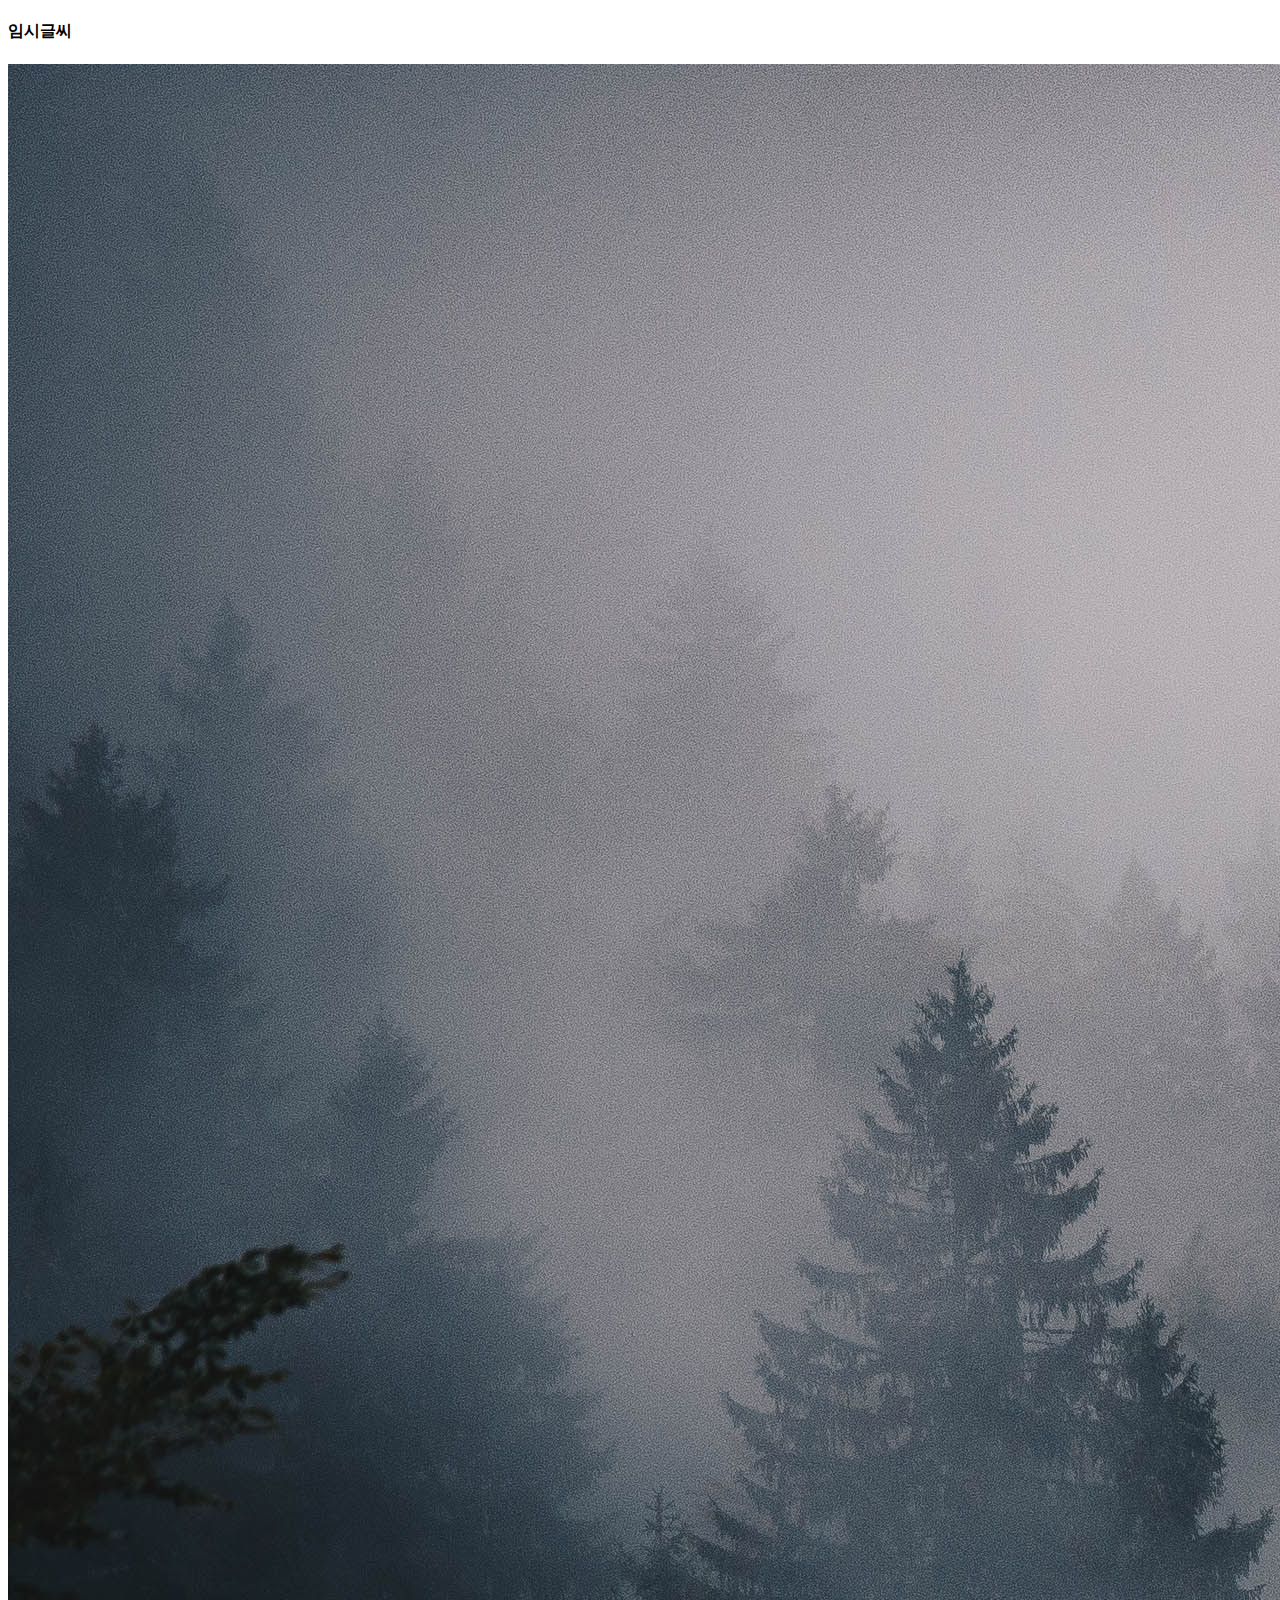
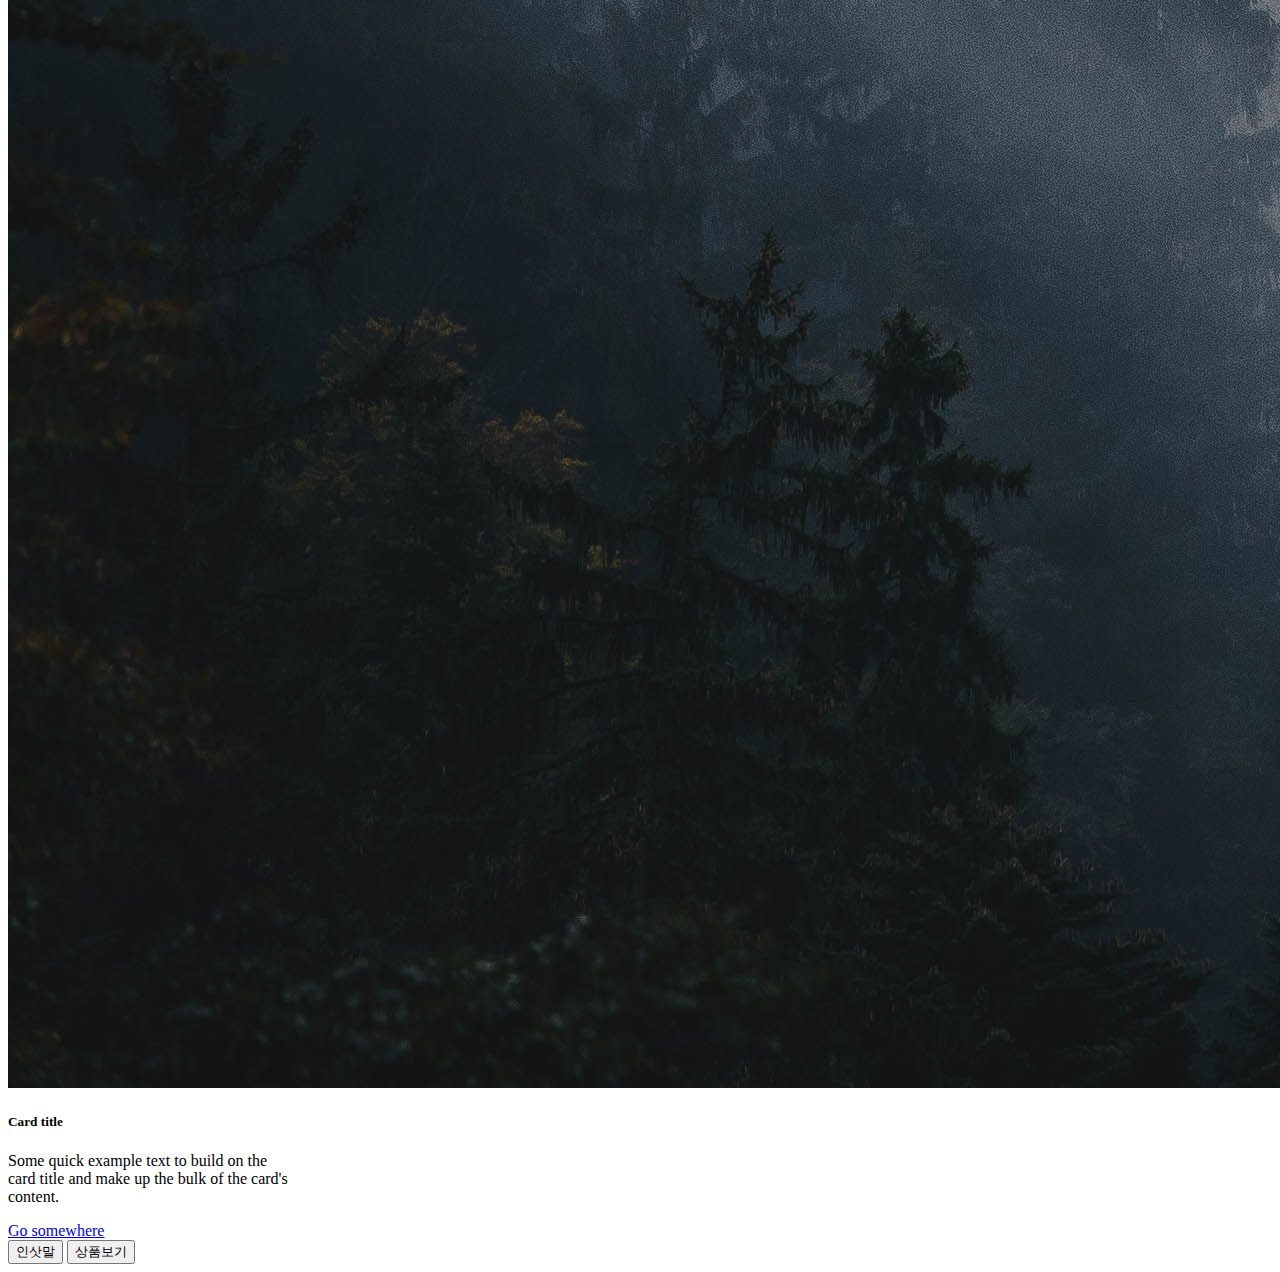
<file: Ajax.html>
<!DOCTYPE html>
<html lang="en">
  <head>
    <meta charset="UTF-8" />
    <meta http-equiv="X-UA-Compatible" content="IE=edge" />
    <meta name="viewport" content="width=device-width, initial-scale=1.0" />
    <script
      src="https://code.jquery.com/jquery-3.6.0.min.js"
      integrity="sha256-/xUj+3OJU5yExlq6GSYGSHk7tPXikynS7ogEvDej/m4="
      crossorigin="anonymous"
    ></script>
    <title>Document</title>
  </head>
  <body>
    <h4 id="hello">임시글씨</h4>

    <div class="card" style="width: 18rem">
      <img src="image/1 (1).jpg" class="card-img-top" alt="..." />
      <div class="card-body">
        <h5 class="card-title">Card title</h5>
        <p class="card-text">
          Some quick example text to build on the card title and make up the
          bulk of the card's content.
        </p>
        <a href="#" class="btn btn-primary">Go somewhere</a>
      </div>
    </div>
    <button class="btn btn-danger hi">인삿말</button>
    <button class="btn btn-danger contents">상품보기</button>
    <script src="js/Ajax.js"></script>
    <link
      rel="stylesheet"
      href="https://cdn.jsdelivr.net/npm/bootstrap@4.6.1/dist/css/bootstrap.min.css"
      integrity="sha384-zCbKRCUGaJDkqS1kPbPd7TveP5iyJE0EjAuZQTgFLD2ylzuqKfdKlfG/eSrtxUkn"
      crossorigin="anonymous"
    />
  </body>
</html>
</file>
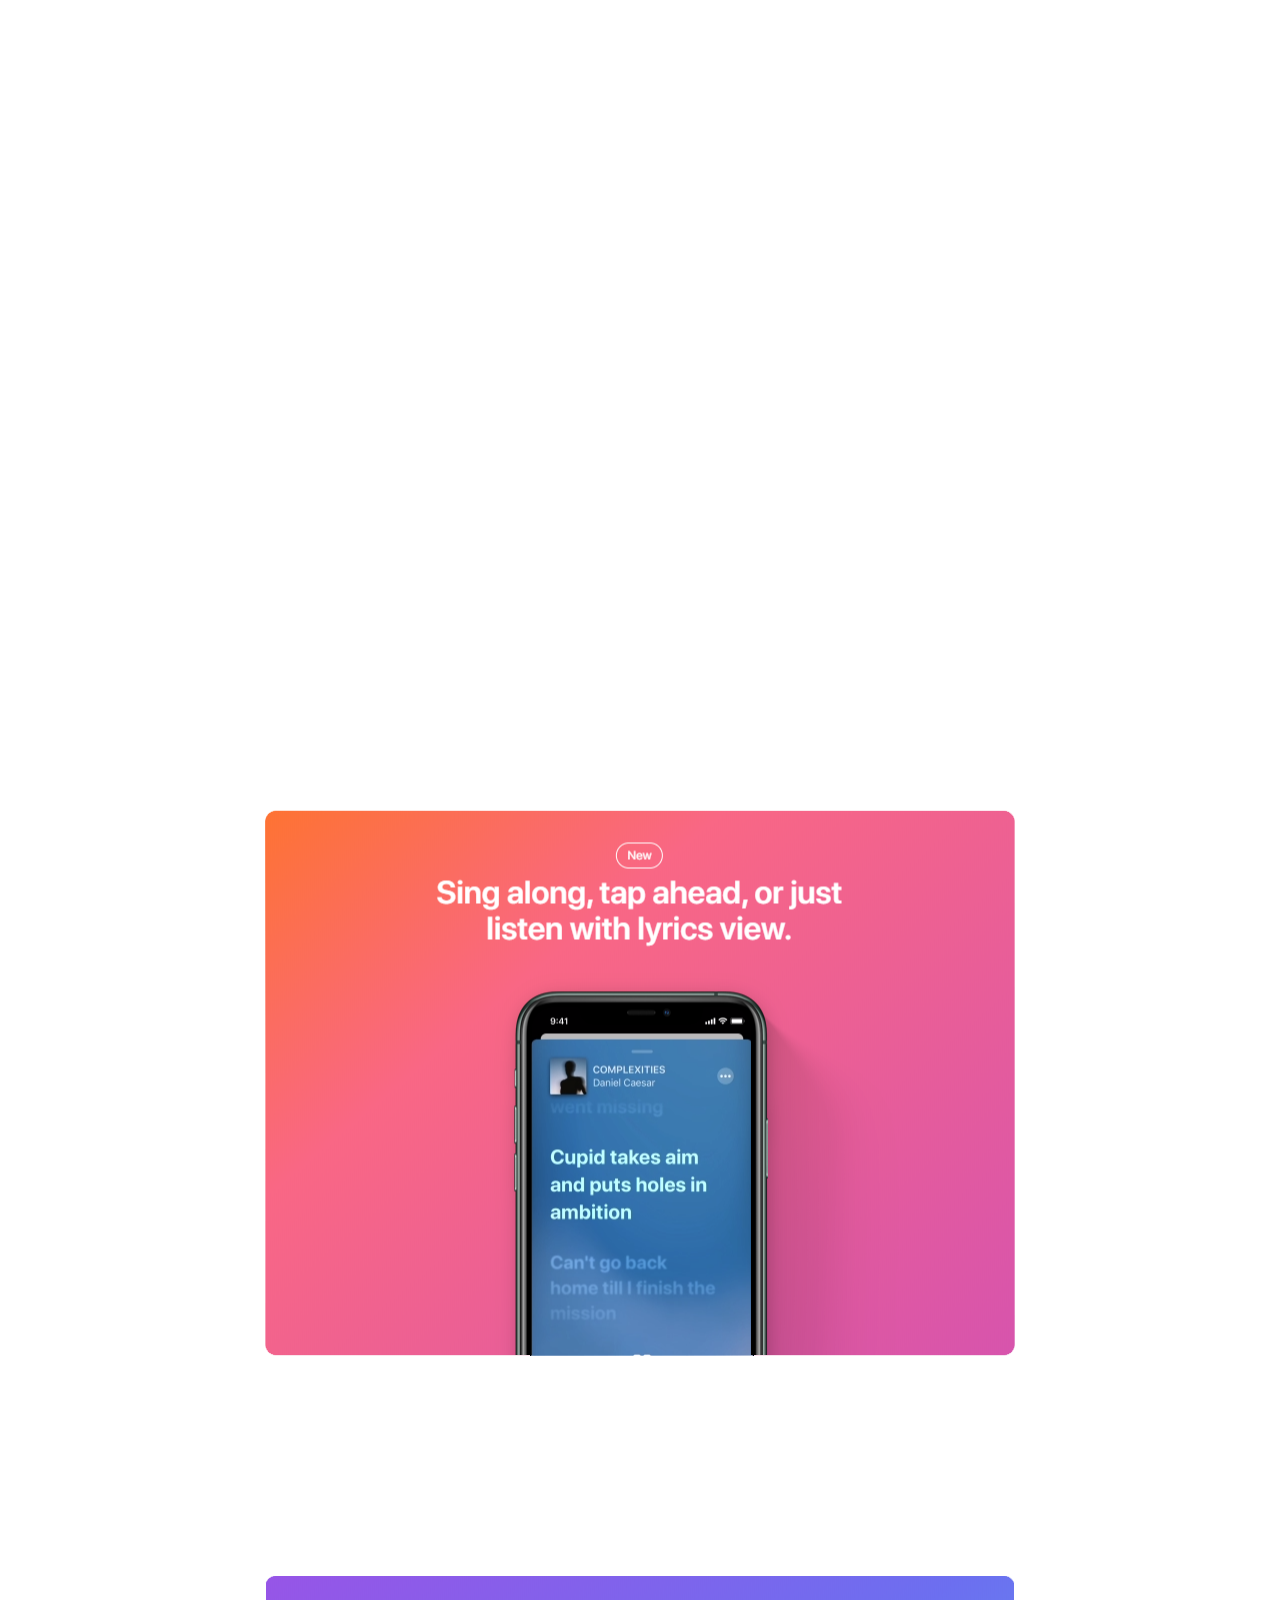
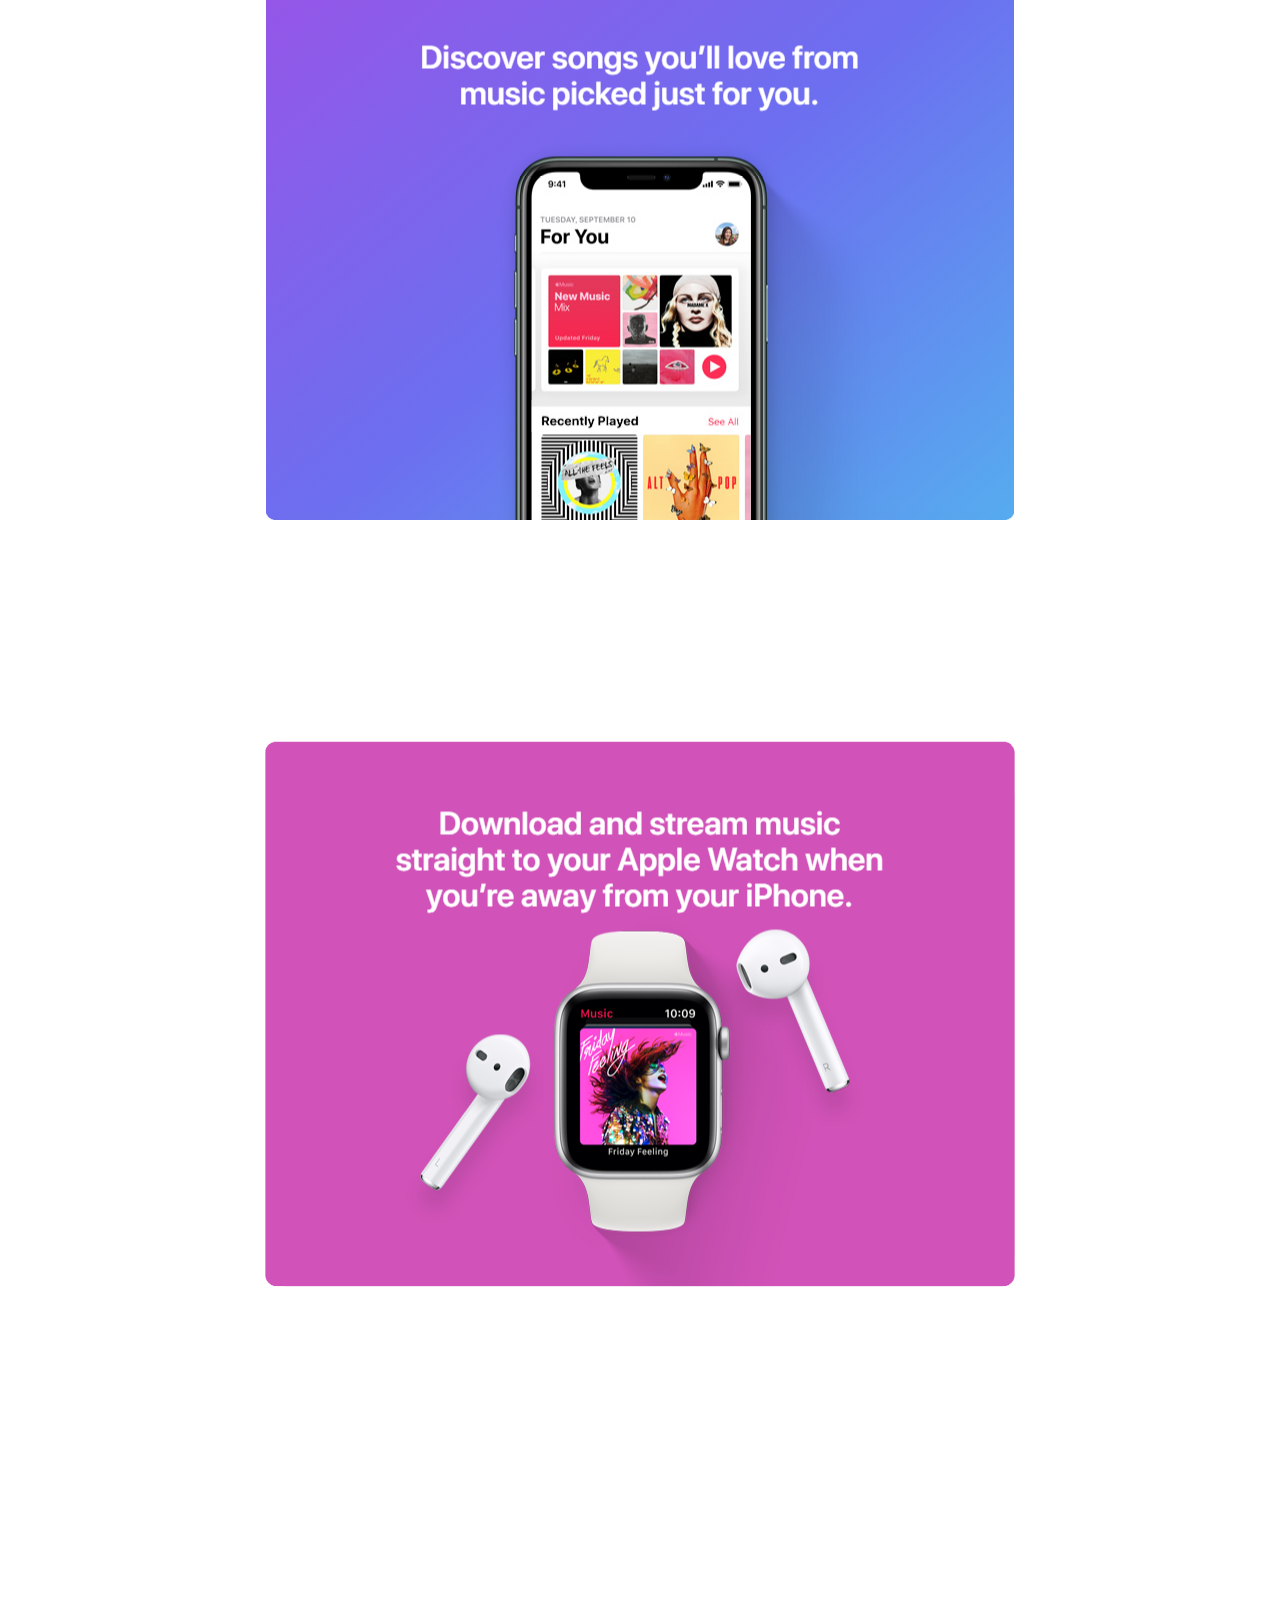
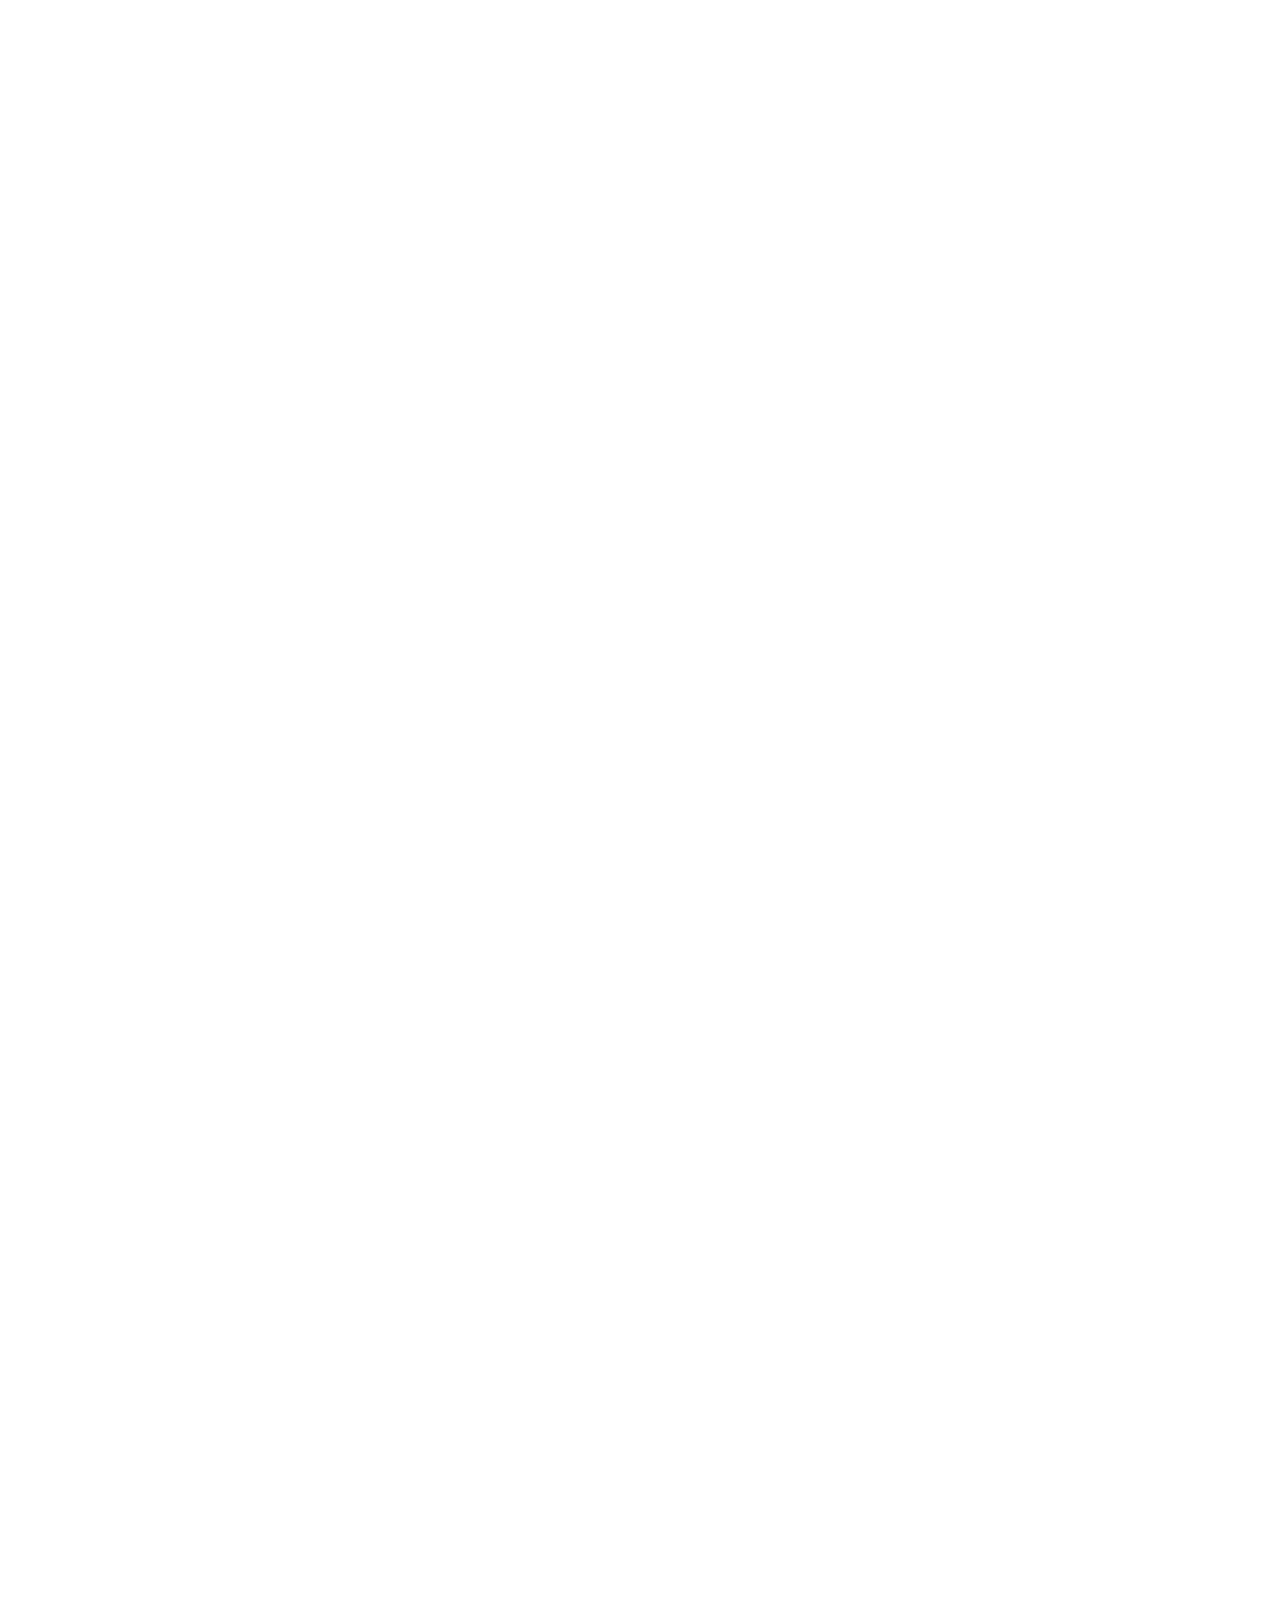
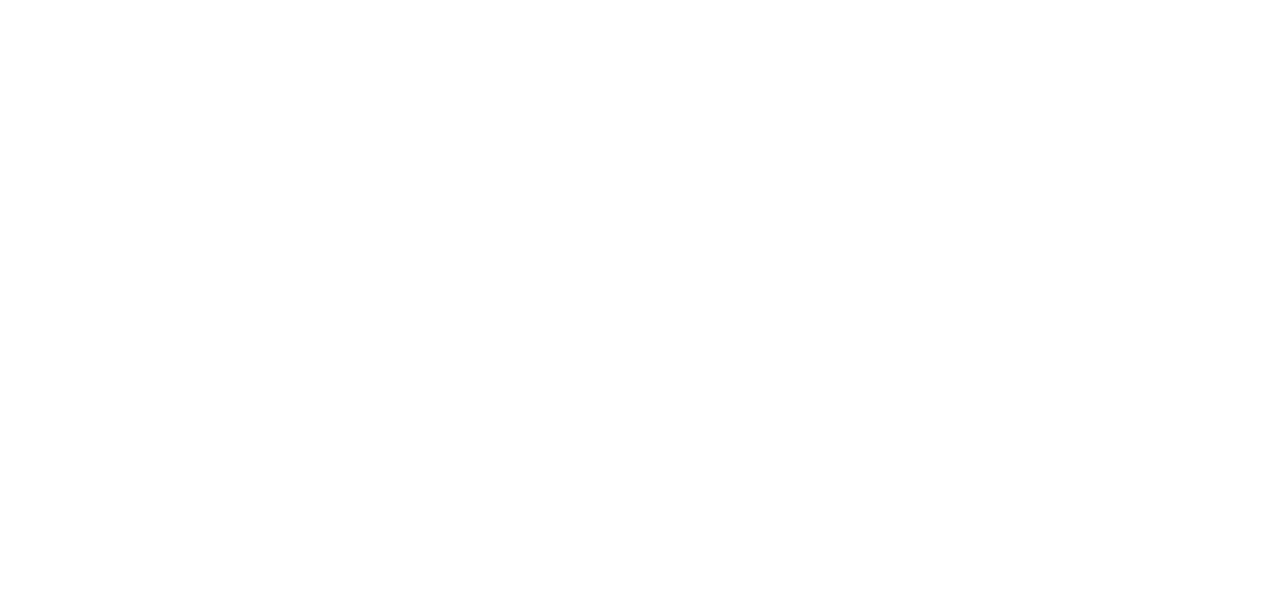
<file: appleMusicUI.html>
<!DOCTYPE html>
<html lang="en">
  <head>
    <meta charset="UTF-8" />
    <meta http-equiv="X-UA-Compatible" content="IE=edge" />
    <meta name="viewport" content="width=device-width, initial-scale=1.0" />
    <link rel="stylesheet" href="css/appleMusicUI.css" />
    <title>Document</title>
  </head>
  <body>
    <div class="card-background">
      <div class="card-box">
        <img src="image/card1.png" />
      </div>
      <div class="card-box">
        <img src="image/card2.png" />
      </div>
      <div class="card-box">
        <img src="image/card3.png" />
      </div>
    </div>
    <script
      src="https://code.jquery.com/jquery-3.6.0.min.js"
      integrity="sha256-/xUj+3OJU5yExlq6GSYGSHk7tPXikynS7ogEvDej/m4="
      crossorigin="anonymous"
    ></script>
    <script src="js/appleMusicUI.js"></script>
  </body>
</html>
</file>
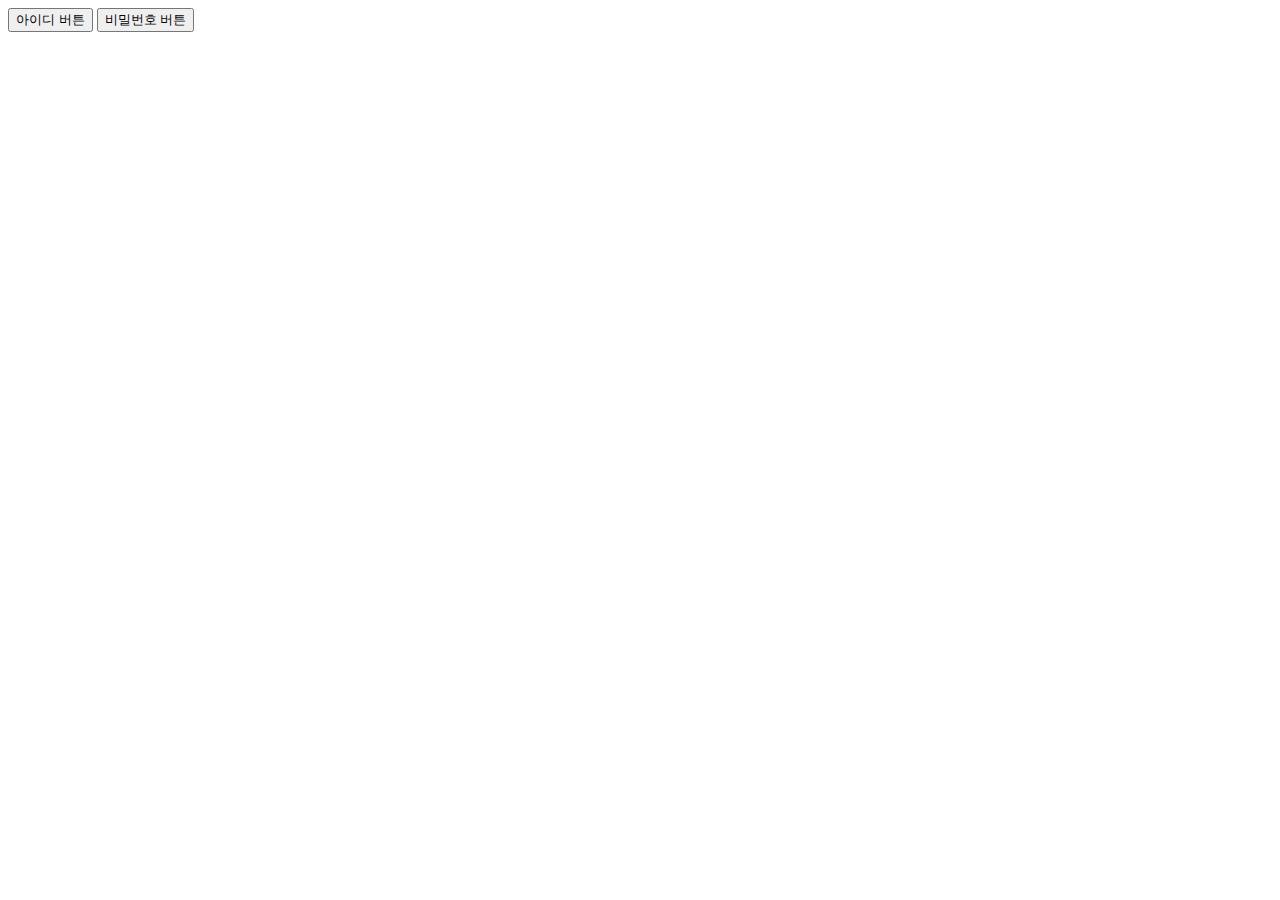
<file: basic.html>
<!DOCTYPE html>
<html lang="en">
  <head>
    <meta charset="UTF-8" />
    <meta http-equiv="X-UA-Compatible" content="IE=edge" />
    <meta name="viewport" content="width=device-width, initial-scale=1.0" />
    <link rel="stylesheet" href="css/main.css" />
    <title>Document</title>
  </head>
  <body>
    <div class="alert-box" id="id">
      <p id="text">아이디를 입력안하셨어요.</p>
      <button id="close">X</button>
    </div>
    <button onclick="aleartControlChange('아이디를 입력해요.')">
      아이디 버튼
    </button>
    <button onclick="aleartControlChange('비밀번호를 입력해요.')">
      비밀번호 버튼
    </button>

    <script>
      document.getElementById("close").addEventListener("click", function () {
        document.getElementById("id").style.display = "none";
      });

      function aleartControlChange(text) {
        document.getElementById("text").innerHTML = text;
        document.getElementById("id").style.display = "block";
      }
    </script>
    <script>
      // 출석부 문제
      const 출석부 = ["흥민", "영희", "철수", "재석", "철수"];
      function 이름찾기(name) {
        for (let i = 0; i <= 출석부.length; i++) {
          if (출석부[i] == name) {
            console.log(name + "있어요.");
            return;
          }
        }
      }
      이름찾기("철수");

      // 구구단 문제
      for (j = 2; j <= 9; j++) {
        for (i = 2; i <= 9; i++) {
          console.log(j * i);
        }
      }

      // 영업실적 계산 문제
      const 월별판매실적목록 = [12, 13, 14, 15, 2];
      const 월목표판매량 = 30;

      function 목표량계산기(월별판매실적목록, 월목표판매량) {
        for (i = 0; i <= 월별판매실적목록.length; i++) {
          let 월판매총합 = 월별판매실적목록[i] + 월판매총합;
          console.log(월판매총합);
        }
        let 월평균판매량 = 월별판매실적목록.length / 월판매총합;
        console.log(월목표판매량 - 월평균판매량);
      }
      목표량계산기();
    </script>
  </body>
</html>
</file>
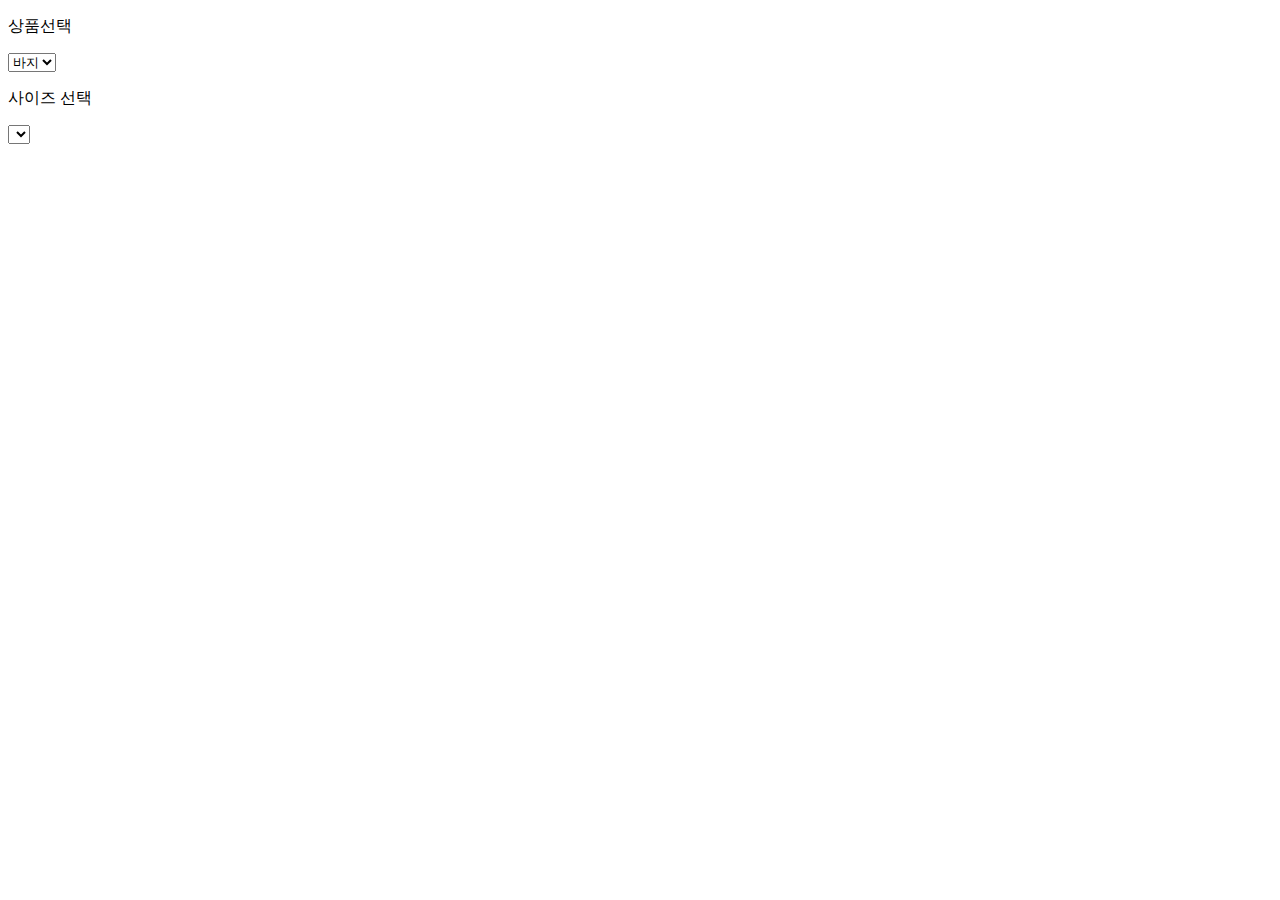
<file: form2.html>
<!DOCTYPE html>
<html lang="en">
  <head>
    <!-- Required meta tags -->
    <meta charset="utf-8" />
    <meta
      name="viewport"
      content="width=device-width, initial-scale=1, shrink-to-fit=no"
    />

    <!-- Bootstrap CSS -->
    <link rel="stylesheet" href="css/form2.css" />
    <link
      rel="stylesheet"
      href="https://cdn.jsdelivr.net/npm/bootstrap@4.6.1/dist/css/bootstrap.min.css"
      integrity="sha384-zCbKRCUGaJDkqS1kPbPd7TveP5iyJE0EjAuZQTgFLD2ylzuqKfdKlfG/eSrtxUkn"
      crossorigin="anonymous"
    />
    <script
      src="https://code.jquery.com/jquery-3.6.0.min.js"
      integrity="sha256-/xUj+3OJU5yExlq6GSYGSHk7tPXikynS7ogEvDej/m4="
      crossorigin="anonymous"
    ></script>
    <link rel="stylesheet" href="css/index.css" />
    <title>Hello, Kyung Baa!</title>
  </head>
  <body>
    <form class="container my-5">
      <div class="form-group">
        <p>상품선택</p>
        <select class="form-control" id="option1">
          <option>바지</option>
          <option>셔츠</option>
        </select>
        <div class="size-select">
          <p class="mt-4">사이즈 선택</p>
          <select class="form-control" id="option2"></select>
        </div>
      </div>
    </form>
    <script>
      // 어... 저기 select인풋에서 셔츠를 선택하면 그 밑의 사이즈 선택 ui를 보여줌
      // input의 change : 인풋창의 값이 바뀔 때 발동 .(값을 바꾸고 커서로 다른곳을 찍어야함.)
      // input의 input : 값이 바뀔때마다 글자가 하나씩 변할때마다 발동되는 이벤트
      // select의 change : 어떤요소가 바껴서 선택되면 발동되늰 이벤트 (select는 포커스랑 상관없음)
      /*
            $("#option1").on("change", function () {
              //만약에 사용자가 선택한 값이 셔츠인 경우 보여주자
              if ($("#option1").val() == "셔츠") {
                $(".size-select").css("display", "block");
              } else if ($("#option1").val() == "모자") {
                $(".size-select").css("display", "none");
              }
            });
      */

      /*
            // 자바스크립트 제이쿼리로 html option 만들기
            $("#option1").on("change", function () {
              if ($("#option1").val() == "셔츠") {
                // $("#option2")안에 HTML좀 지워줘.... 안지우면 셔츠랑 바지 사이즈 계속 쌓임
                $("#option2").html("");
                $(".size-select").css("display", "block");
                //  템플릿을 만들고 append(); > 특정 HTML을 안에 넣어주세요.
                const 템플릿 =
                  // 역따옴표` (~위 `표) : 비상용시 각 html간에 공백이 없어야함 사용 시 공백 및 엔터 허용
                  `<option>95</option>
                  <option>100</option>
                  <option>105</option>`;
                $("#option2").append(템플릿);
              } else if ($("#option1").val() == "바지") {
                $("#option2").html("");
                $(".size-select").css("display", "block");
                const 템플릿 = `<option>28</option>
                <option>29</option>
                <option>30</option>
                <option>31</option>`;
                $("#option2").append(템플릿);
              }
            });
            */

      /*
            먄약에 셔츠나 바지사이즈가 열개가 넘는다면 어떻게 할까?
           */
      const 바지사이즈 = [26, 28, 30, 32, 34, 36];
      const 셔츠사이즈 = [95, 100, 105, 110];
      $("#option1").on("change", function () {
        if ($("#option1").val() == "바지") {
          $("#option2").html("");
          for (let i = 0; i < 바지사이즈.length; i++) {
            const 템플릿 = `<option>${바지사이즈[i]}</option>`;
            $("#option2").append(템플릿);
          }
        } else if ($("#option1").val() == "셔츠") {
          $("#option2").html("");
          셔츠사이즈.forEach(function (i) {
            // i값은 셔츠 사이즈 안에 있는 하나하나의 데이터
            // 바지 사이즈에 있는 i는 0,1,2,3,4,5, 셔츠사이즈는 95, 100, 105, 110
            const 템플릿 = `<option>${i}</option>`;
            $("#option2").append(템플릿);

            //.append 컨텐츠를 선택된 요소 내부의 맨 끝 삽입
            //.prepend 콘텐츠를 선택한 요소 내부의 시작 삽입
            //.aftere 선택한 요소뒤에 컨텐츠 삽입
            //.before 선택된 요소 앞에 컨텐츠 삽입
          });
        }
      });
    </script>
  </body>
</html>
</file>
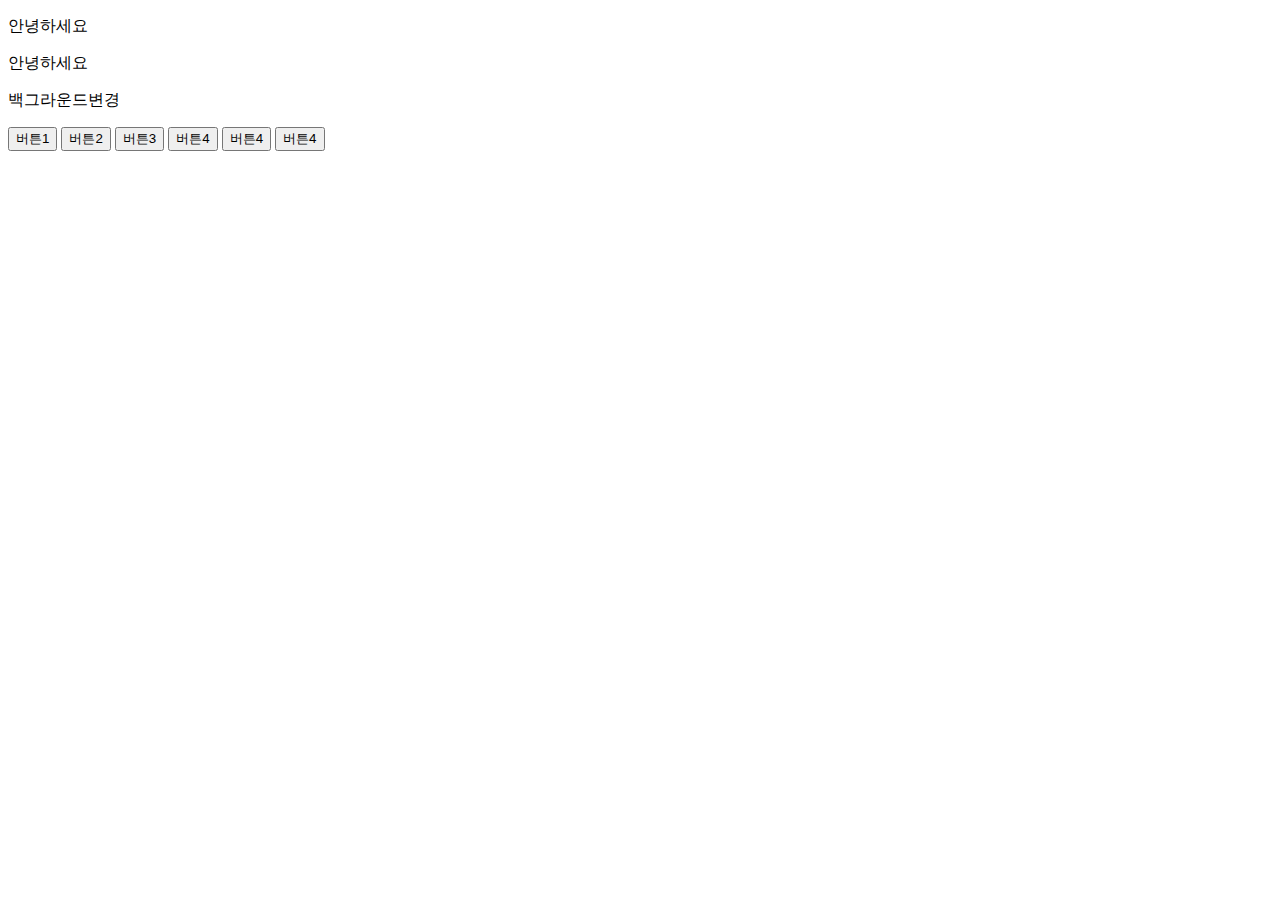
<file: jquery-basic.html>
<!DOCTYPE html>
<html lang="en">
  <head>
    <meta charset="UTF-8" />
    <meta http-equiv="X-UA-Compatible" content="IE=edge" />
    <meta name="viewport" content="width=device-width, initial-scale=1.0" />
    <link rel="styleseet" href="css/main.css" />
    <title>Document</title>
  </head>
  <body>
    <p class="greeting">안녕하세요</p>
    <p class="greeting">안녕하세요</p>
    <p class="greeting">안녕하세요</p>

    <button class="btn">버튼1</button>
    <button class="btn">버튼2</button>
    <button class="btn">버튼3</button>

    <button class="btn2">버튼4</button>
    <button class="btn3">버튼4</button>
    <button class="btn4">버튼4</button>
    <script
      src="https://code.jquery.com/jquery-3.6.0.min.js"
      integrity="sha256-/xUj+3OJU5yExlq6GSYGSHk7tPXikynS7ogEvDej/m4="
      crossorigin="anonymous"
    ></script>
    <script>
      //document.getElementById("test").innerHTML = "흑흑";
      //$("#test").css("color", "red");
      // $("#test").html("아아안녕");
      // $("#test").attr("src", "ddsdf.jpg");
      // $("#test2").addClass("yellow-bg");

      $(".greeting").addClass("yellow-bg");

      document.getElementsByClassName("greeting")[0].innerHTML = "안녕";
      document.getElementsByClassName("greeting")[1].innerHTML = "안녕";
      document.getElementsByClassName("greeting")[2].innerHTML = "안녕";

      $(".greeting").html("안녕하세요");
      $(".greeting").eq(2).html("백그라운드변경");

      document
        .getElementsByClassName("btn")[0]
        .addEventListener("click", function () {
          document.getElementsByClassName("greeting")[0].innerHTML =
            "헷깔린다.";
        });

      $(".btn").on("click", function () {
        $(".greeting").css("color", "red");
      });

      document
        .getElementsByClassName("btn2")[0]
        .addEventListener("click", function () {
          document.getElementsByClassName("greeting")[1].style.display = "none";
        });

      $(".btn3").on("click", function () {
        $(".greeting").toggle();
      });

      $(".btn4").on("click", function () {
        $(".greeting").slideToggle();
      });
    </script>
  </body>
</html>
</file>
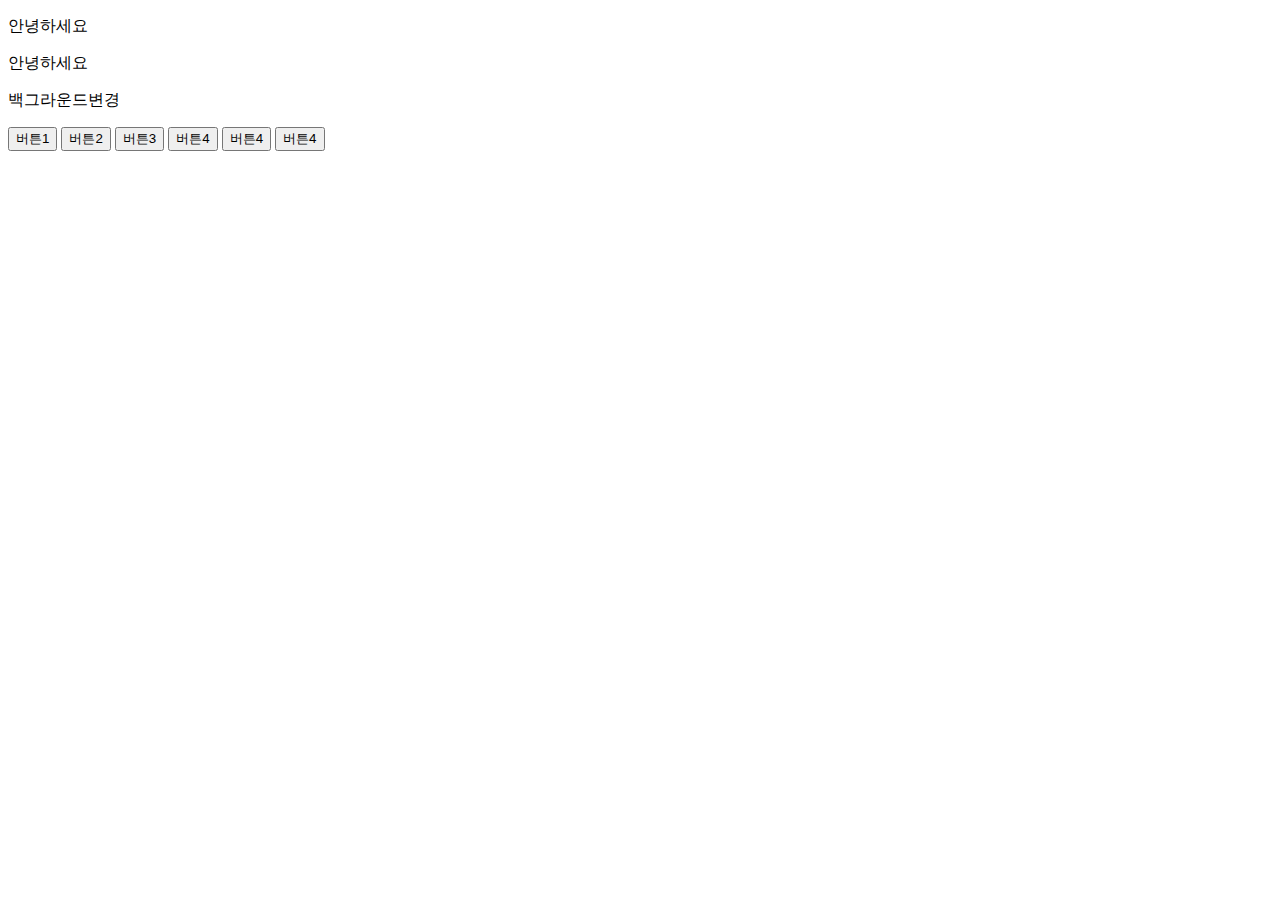
<file: jquery.html>
<!DOCTYPE html>
<html lang="en">
  <head>
    <meta charset="UTF-8" />
    <meta http-equiv="X-UA-Compatible" content="IE=edge" />
    <meta name="viewport" content="width=device-width, initial-scale=1.0" />
    <link rel="styleseet" href="main.css" />
    <title>Document</title>
  </head>
  <body>
    <p class="greeting">안녕하세요</p>
    <p class="greeting">안녕하세요</p>
    <p class="greeting">안녕하세요</p>

    <button class="btn">버튼1</button>
    <button class="btn">버튼2</button>
    <button class="btn">버튼3</button>

    <button class="btn2">버튼4</button>
    <button class="btn3">버튼4</button>
    <button class="btn4">버튼4</button>
    <script
      src="https://code.jquery.com/jquery-3.6.0.min.js"
      integrity="sha256-/xUj+3OJU5yExlq6GSYGSHk7tPXikynS7ogEvDej/m4="
      crossorigin="anonymous"
    ></script>
    <script>
      //document.getElementById("test").innerHTML = "흑흑";
      //$("#test").css("color", "red");
      // $("#test").html("아아안녕");
      // $("#test").attr("src", "ddsdf.jpg");
      // $("#test2").addClass("yellow-bg");

      $(".greeting").addClass("yellow-bg");

      document.getElementsByClassName("greeting")[0].innerHTML = "안녕";
      document.getElementsByClassName("greeting")[1].innerHTML = "안녕";
      document.getElementsByClassName("greeting")[2].innerHTML = "안녕";

      $(".greeting").html("안녕하세요");
      $(".greeting").eq(2).html("백그라운드변경");

      document
        .getElementsByClassName("btn")[0]
        .addEventListener("click", function () {
          document.getElementsByClassName("greeting")[0].innerHTML =
            "헷깔린다.";
        });

      $(".btn").on("click", function () {
        $(".greeting").css("color", "red");
      });

      document
        .getElementsByClassName("btn2")[0]
        .addEventListener("click", function () {
          document.getElementsByClassName("greeting")[1].style.display = "none";
        });

      $(".btn3").on("click", function () {
        $(".greeting").toggle();
      });

      $(".btn4").on("click", function () {
        $(".greeting").slideToggle();
      });
    </script>
  </body>
</html>
</file>
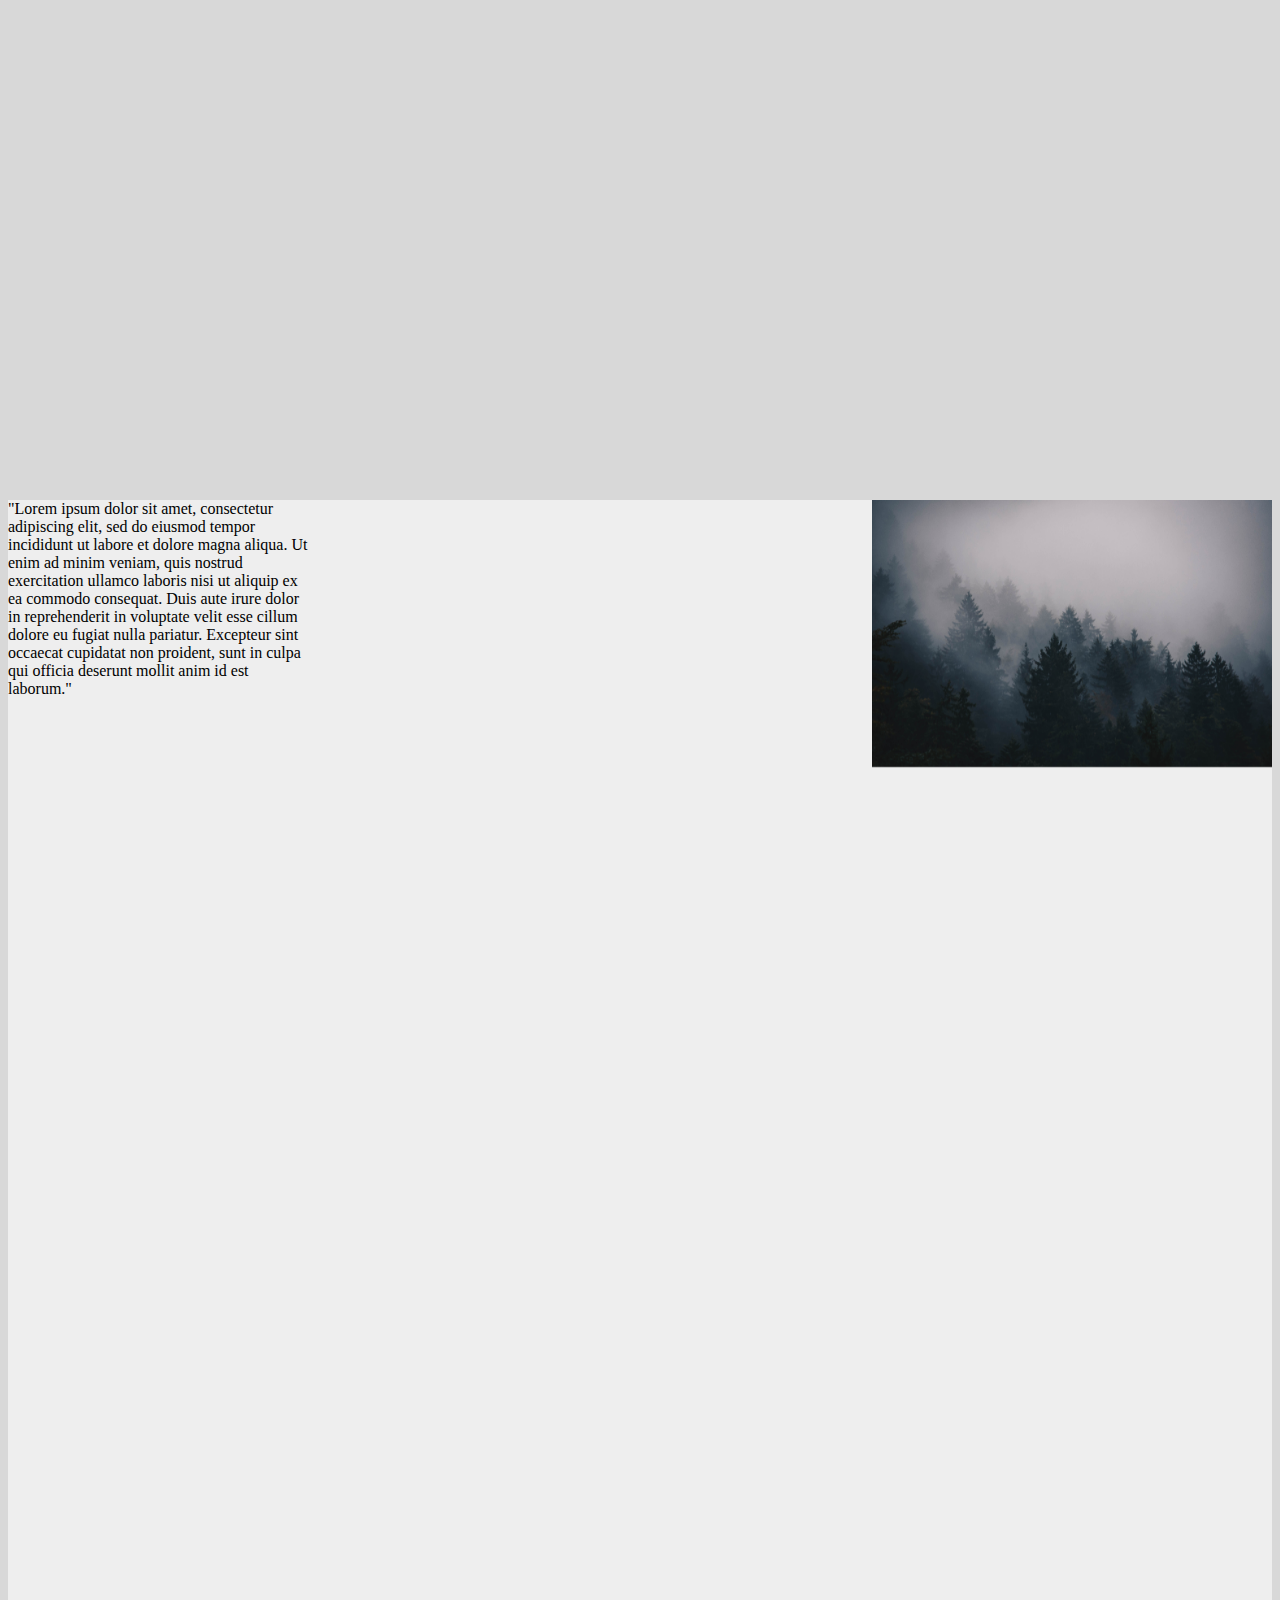
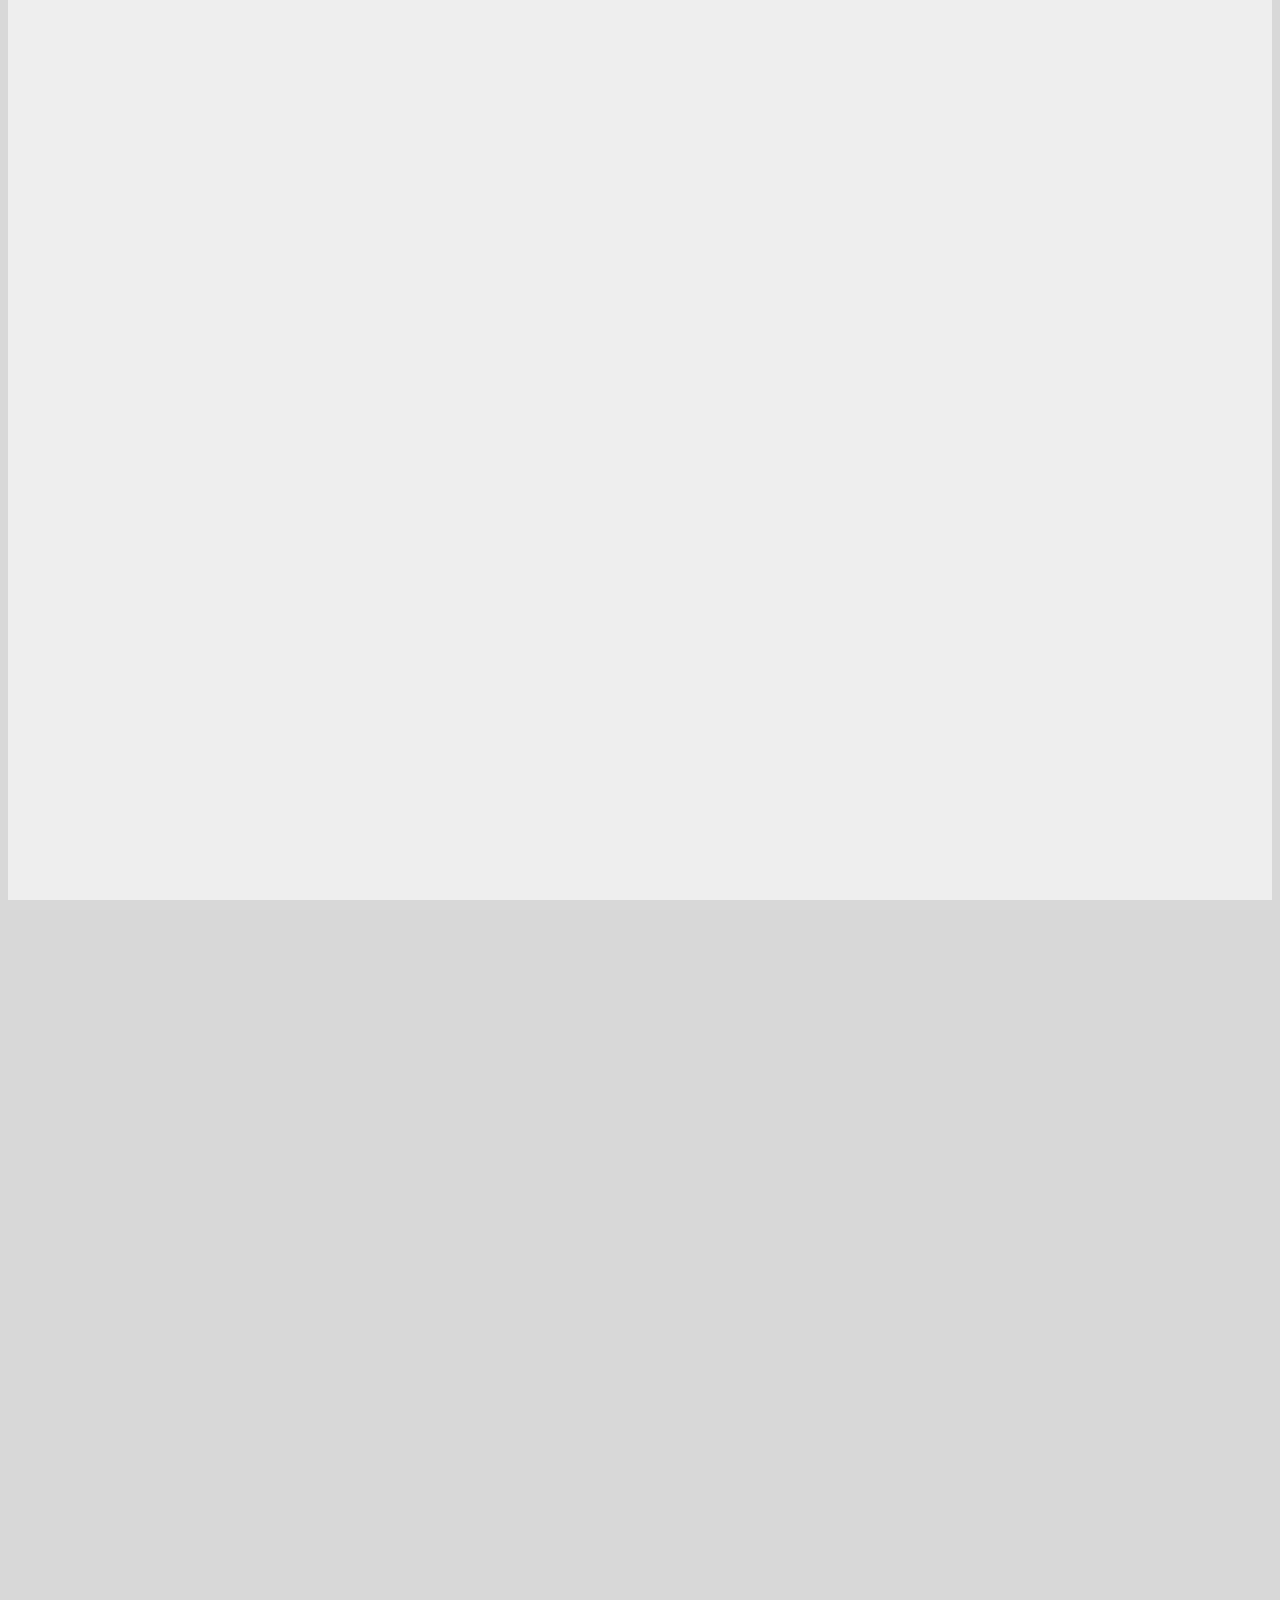
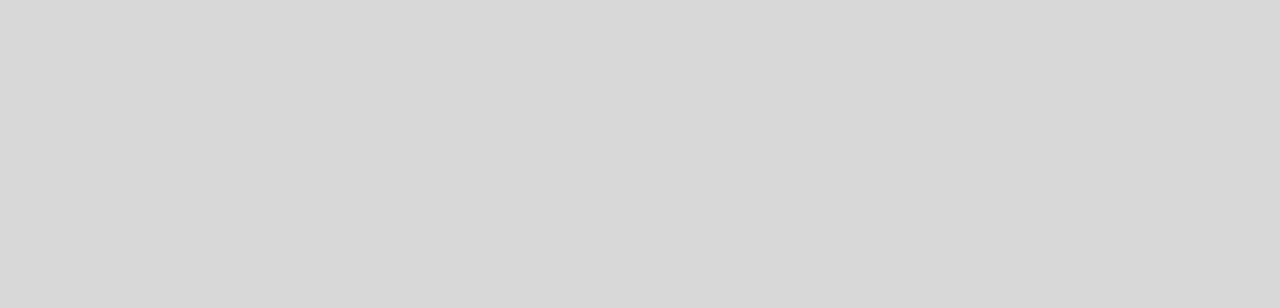
<file: position_sticky.html>
<!DOCTYPE html>
<html lang="en">
  <head>
    <meta charset="UTF-8" />
    <meta http-equiv="X-UA-Compatible" content="IE=edge" />
    <meta name="viewport" content="width=device-width, initial-scale=1.0" />
    <title>Document</title>
    <link rel="stylesheet" href="css/position_sticky.css" />
  </head>
  <body style="background-color: rgb(216, 216, 216); height: 3000px">
    <div class="grey">
      <div class="image">
        <img class="img" src="image/1 (1).jpg" alt="숲" />
      </div>
      <div class="text">
        "Lorem ipsum dolor sit amet, consectetur adipiscing elit, sed do eiusmod
        tempor incididunt ut labore et dolore magna aliqua. Ut enim ad minim
        veniam, quis nostrud exercitation ullamco laboris nisi ut aliquip ex ea
        commodo consequat. Duis aute irure dolor in reprehenderit in voluptate
        velit esse cillum dolore eu fugiat nulla pariatur. Excepteur sint
        occaecat cupidatat non proident, sunt in culpa qui officia deserunt
        mollit anim id est laborum."
      </div>
    </div>
  </body>
</html>
</file>
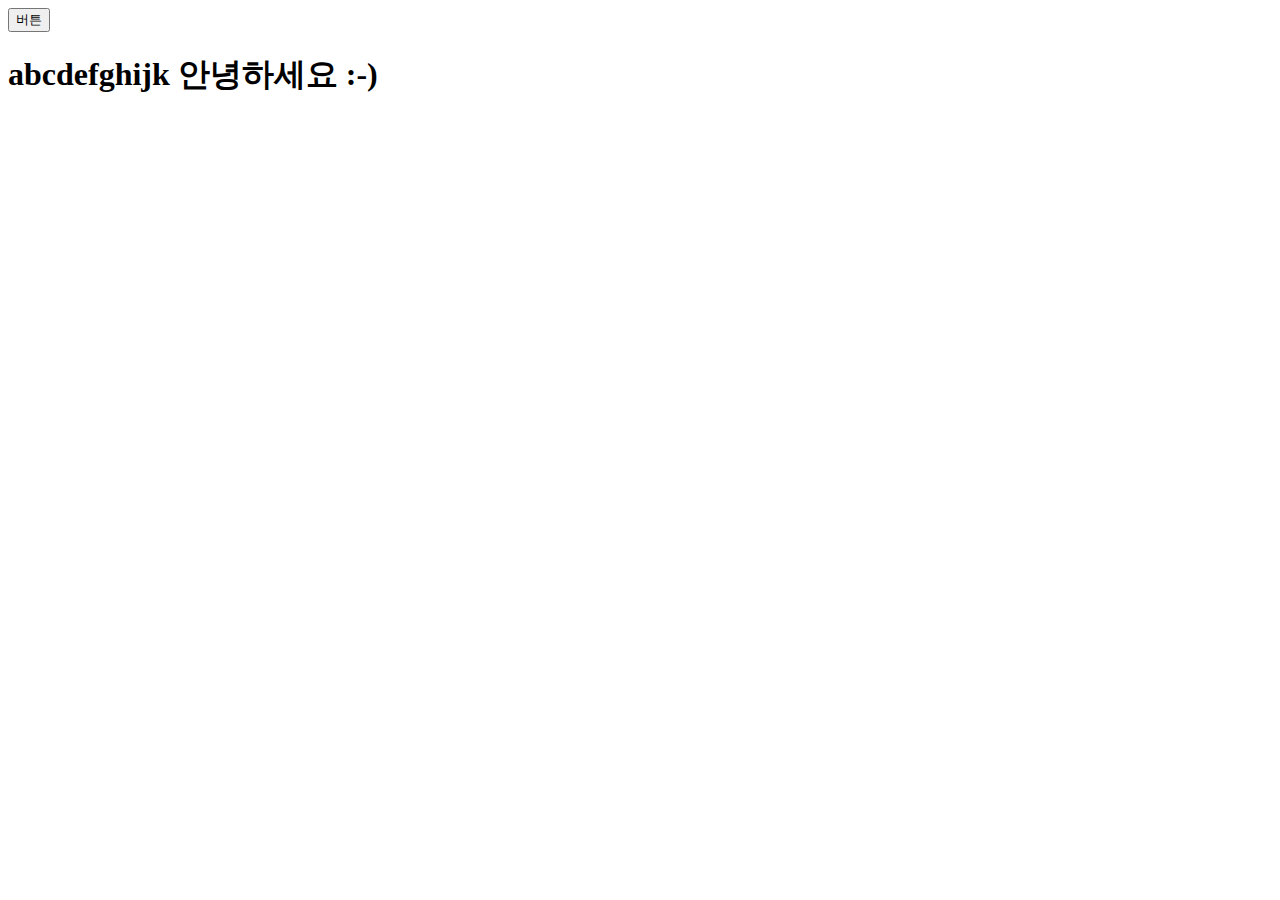
<file: Typewriting .html>
<!DOCTYPE html>
<html lang="en">
  <head>
    <meta charset="UTF-8" />
    <meta http-equiv="X-UA-Compatible" content="IE=edge" />
    <meta name="viewport" content="width=device-width, initial-scale=1.0" />
    <title>Document</title>
  </head>
  <body>
    <div>
      <button>버튼</button>
      <h1>abcdefghijk 안녕하세요 :-)</h1>
    </div>

    <script
      src="https://code.jquery.com/jquery-3.6.0.min.js"
      integrity="sha256-/xUj+3OJU5yExlq6GSYGSHk7tPXikynS7ogEvDej/m4="
      crossorigin="anonymous"
    ></script>
    <script src="js/Typewriting .js"></script>
  </body>
</html>
</file>
<file: css/appleMusicUI.css>
.card-background {
  height: 3000px;
  margin-top: 800px;
  margin-bottom: 1600px;
}
.card-box img {
  display: block;
  margin: auto;
  max-width: 80%;
}
.card-box {
  position: sticky;
  top: 400px;
  margin-top: 200px;
  ransition: all 0.2s;
}
</file>
<file: css/main.css>
.yellow-bg {
  background-color: rosybrown;
}
.alert-box {
  background-color: cornflowerblue;
  color: rgb(22, 32, 32);
  padding: 10px;
  border-radius: 3px;
  display: none;
  margin-bottom: 10px;
}

.alert-box p {
  display: inline;
}
</file>
<file: css/form2.css>
.size-select {
  display: block;
}
</file>
<file: css/index.css>
.main-background {
  background-image: url(../image/1.jpg);
  background-size: cover;
  color: white;
  border-radius: 0px;
}

.black-background {
  background-color: rgba(0, 0, 0, 0.5);
  position: fixed;
  z-index: 5;
  width: 100%;
  height: 100%;
  display: block;
  transition: all 1s ease-in-out;
  transform: translateY(-1200px);
}
.slide-down {
  transform: translateY(0px);
}

.white-background {
  background-color: white;
  border-radius: 5px;
  width: 80%;
  margin: 200px auto;
  padding: 20px;
}

.nav-menu {
  display: flex;
  justify-content: space-between;
  padding: 10px;
  align-items: center;
  background-color: transparent;
  position: fixed;
  z-index: 5;
  width: 100%;
  color: white;
}

.nav-menu-scroll {
  transition: all 0.3s ease-in-out;
  background-color: rgba(20, 20, 20, 0.856);
}
.nav-menu h4 {
  margin: 0;
  font-size: 33px;
  transition: all 0.3s ease-in-out;
}
.nav-menu a {
  padding: 10px;
  font-size: 22px;
  transition: all 0.3s ease-in-out;
}

.scroll-move h4 {
  font-size: 24px;
}

.scroll-move a {
  font-size: 18px;
}
.nav-sub {
  display: none;
  border-radius: 0px;
}

#form #emailAlert {
  color: tomato;
  display: none;
}

#form #passwordAlert {
  color: tomato;
  display: none;
}

.left-menu {
  width: 200px;
  height: 100%;
  background-color: rgba(0, 0, 0, 0.726);
  color: white;
  position: fixed;
  z-index: 5;
  margin-left: -200px;
}

.slide-overflow {
  overflow: hidden;
  display: flex;
  flex-direction: column;
  justify-content: center;
  position: relative;
}

.slide-container {
  width: 300vw;
  transform: translateX(0vw);
}
.transforming {
  transition: transform 1s;
}
.slide-box {
  width: 100vw;
  float: left;
}
.slide-box img {
  width: 100%;
}

.slide-move {
  position: absolute;
  width: 100%;
  display: flex;
  justify-content: space-between;
  top: 45%;
}

ul.list {
  list-style-type: none;
  margin: 0;
  padding: 0;
  border-bottom: 1px solid #ccc;
}
ul.list::after {
  content: "";
  display: block;
  clear: both;
}
.tab-button {
  display: block;
  padding: 10px 20px 10px 20px;
  float: left;
  margin-right: -1px;
  margin-bottom: -1px;
  color: grey;
  text-decoration: none;
  cursor: pointer;
}
.active {
  border-top: 2px solid rgb(255, 0, 64);
  border-right: 1px solid #ccc;
  border-bottom: 1px solid white;
  border-left: 1px solid #ccc;
  color: black;
  margin-top: -2px;
}
.tab-content {
  display: none;
  padding: 10px;
}
.show {
  display: block;
}
</file>
<file: main.css>
.yellow-bg {
  background-color: rosybrown;
}
.alert-box {
  background-color: cornflowerblue;
  color: rgb(22, 32, 32);
  padding: 10px;
  border-radius: 3px;
  display: none;
  margin-bottom: 10px;
}

.alert-box p {
  display: inline;
}
</file>
<file: css/position_sticky.css>
.grey {
  background: rgb(238, 238, 238);
  height: 2000px;
  margin-top: 500px;
}
.img {
  width: 100%;
}
.image {
  float: right;
  width: 400px;
  position: sticky;
  top: 100px;
}

.text {
  float: left;
  width: 300px;
}
</file>
